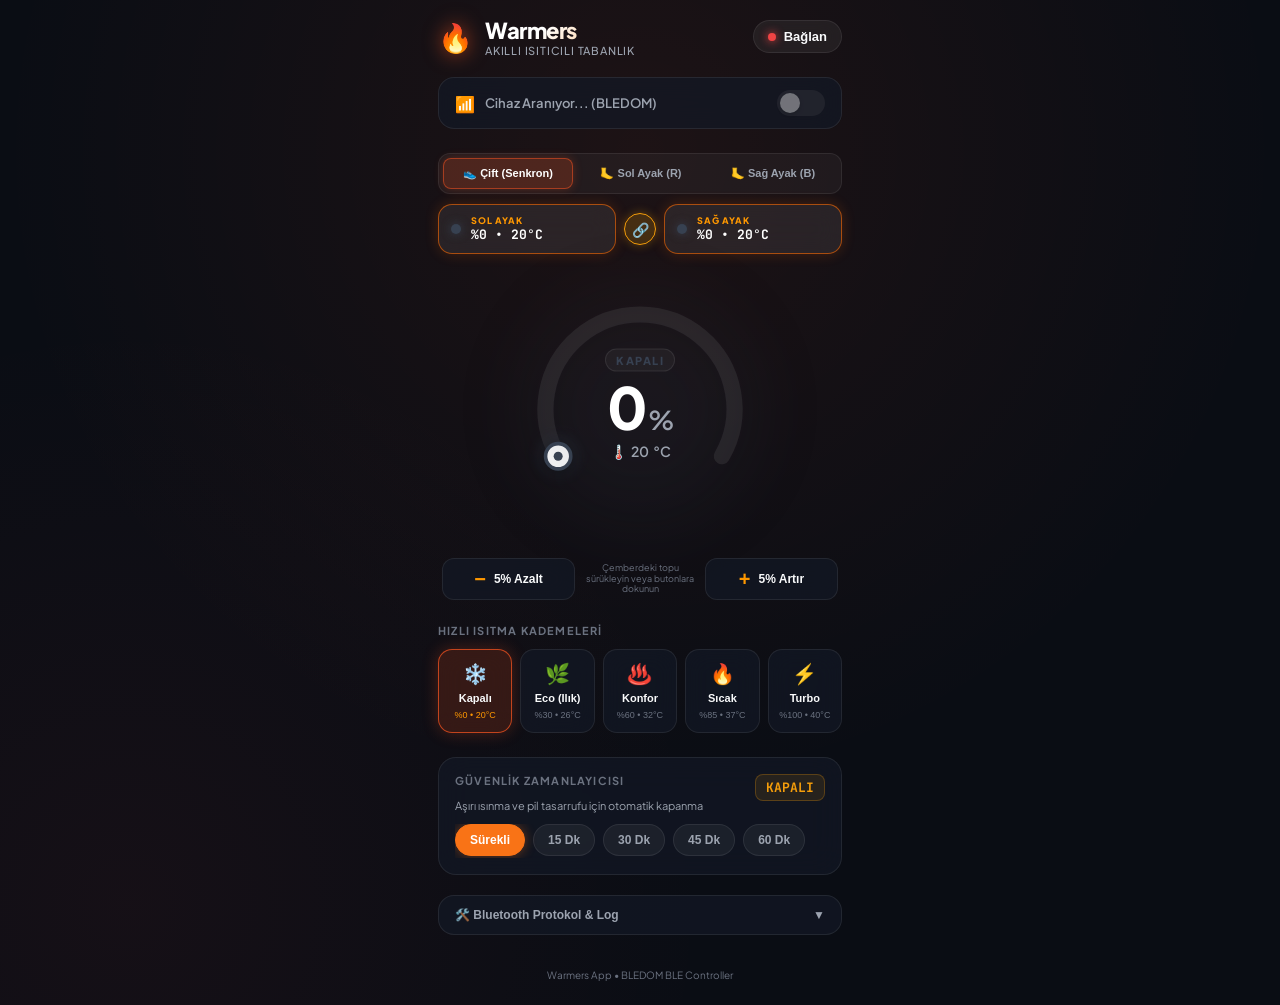
<file: index.html>
<!DOCTYPE html>
<html lang="tr">
<head>
  <meta charset="UTF-8">
  <meta name="viewport" content="width=device-width, initial-scale=1.0, maximum-scale=1.0, user-scalable=no, viewport-fit=cover">
  <meta name="apple-mobile-web-app-capable" content="yes">
  <meta name="apple-mobile-web-app-status-bar-style" content="black-translucent">
  <meta name="apple-mobile-web-app-title" content="Warmers">
  <meta name="theme-color" content="#0d1117">
  <title>Warmers App - Akıllı Tabanlık Isıtıcı</title>
  <link rel="icon" type="image/svg+xml" href="icon.svg">
  <link rel="apple-touch-icon" href="icon.svg">
  <link rel="manifest" href="manifest.json">
  <link rel="stylesheet" href="style.css">
  <link rel="preconnect" href="https://fonts.googleapis.com">
  <link rel="preconnect" href="https://fonts.gstatic.com" crossorigin>
  <link href="https://fonts.googleapis.com/css2?family=Plus+Jakarta+Sans:wght@400;500;600;700;800&family=JetBrains+Mono:wght@400;600&display=swap" rel="stylesheet">
</head>
<body>
  <div class="app-container">
    <!-- Üst Bar: Başlık & Bağlantı Durumu -->
    <header class="app-header">
      <div class="brand">
        <div class="flame-icon">🔥</div>
        <div>
          <h1 class="app-title">Warmers</h1>
          <p class="app-subtitle">Akıllı Isıtıcılı Tabanlık</p>
        </div>
      </div>
      <button id="btnConnect" class="btn-connect" title="Bluetooth Cihaza Bağlan">
        <span class="status-dot"></span>
        <span id="connectLabel">Bağlan</span>
      </button>
    </header>

    <!-- Ana Kontrol Paneli -->
    <main class="main-content">
      <!-- Cihaz Bilgi Kartı -->
      <section class="device-badge">
        <div class="device-info">
          <span class="ble-icon">📶</span>
          <span id="deviceName">Cihaz Aranıyor... (BLEDOM)</span>
        </div>
        <div class="device-actions">
          <label class="switch-toggle" title="Ana Güç Şalteri">
            <input type="checkbox" id="powerSwitch" disabled>
            <span class="slider"></span>
          </label>
        </div>
      </section>

      <!-- Çift Ayak / Bağımsız Sol-Sağ Kontrol Paneli -->
      <section class="channel-section">
        <div class="channel-toggle-group">
          <button class="channel-btn active" data-channel="both" id="btnChannelBoth">👟 Çift (Senkron)</button>
          <button class="channel-btn" data-channel="left" id="btnChannelLeft">🦶 Sol Ayak (R)</button>
          <button class="channel-btn" data-channel="right" id="btnChannelRight">🦶 Sağ Ayak (B)</button>
        </div>
        
        <!-- Canlı Durum Kartları -->
        <div class="dual-insole-status">
          <div class="insole-pill active" id="pillLeft" data-channel="left" title="Sol Ayarı Düzenle">
            <div class="pill-dot"></div>
            <div class="pill-info">
              <span class="pill-title">SOL AYAK</span>
              <span class="pill-temp" id="pillLeftTemp">%0 • 20°C</span>
            </div>
          </div>
          <div class="insole-link-badge active" id="syncBadge" title="Senkronize Isıtma">🔗</div>
          <div class="insole-pill active" id="pillRight" data-channel="right" title="Sağ Ayarı Düzenle">
            <div class="pill-dot"></div>
            <div class="pill-info">
              <span class="pill-title">SAĞ AYAK</span>
              <span class="pill-temp" id="pillRightTemp">%0 • 20°C</span>
            </div>
          </div>
        </div>
      </section>

      <!-- Isı Kadranı (Circular Dial) & Hassas Kontroller -->
      <section class="dial-section">
        <div class="dial-container">
          <div class="dial-glow" id="dialGlow"></div>
          
          <svg class="dial-svg" viewBox="0 0 300 300" id="dialSvg">
            <!-- Arka Plan Yayı (240 Derece Termostat Yayı) -->
            <path class="dial-track" d="M 59.07 202.5 A 105 105 0 1 1 240.93 202.5" />
            <!-- İlerleme Yayı (Isı Barı) -->
            <path class="dial-progress" id="dialProgress" d="M 59.07 202.5 A 105 105 0 1 1 240.93 202.5" />
            
            <!-- Tutulabilir Kontrol Başlığı / Knob (Top) -->
            <g class="dial-knob-group" id="knobGroup">
              <circle class="dial-knob-glow" id="knobGlow" cx="59.07" cy="202.5" r="22" />
              <circle class="dial-knob" id="dialKnob" cx="59.07" cy="202.5" r="14" />
              <circle class="dial-knob-center" id="knobCenter" cx="59.07" cy="202.5" r="5" />
            </g>
          </svg>

          <!-- Kadran İçi Bilgiler -->
          <div class="dial-center">
            <span class="heat-mode-badge" id="modeBadge">KAPALI</span>
            <div class="heat-power-val">
              <span id="powerPercent">0</span><span class="unit">%</span>
            </div>
            <div class="temp-estimate">
              <span class="temp-icon">🌡️</span>
              <span id="tempEstimate">20</span>°C
            </div>
          </div>
        </div>

        <!-- Kolay Hassas Ayar Butonları (+ / -) -->
        <div class="stepper-controls">
          <button id="btnStepDown" class="btn-step" title="Isıyı Azalt" type="button">
            <span class="step-icon">−</span>
            <span class="step-label">5% Azalt</span>
          </button>
          <div class="stepper-hint">Çemberdeki topu sürükleyin veya butonlara dokunun</div>
          <button id="btnStepUp" class="btn-step" title="Isıyı Artır" type="button">
            <span class="step-icon">+</span>
            <span class="step-label">5% Artır</span>
          </button>
        </div>
      </section>

      <!-- Hızlı Isı Kademeleri (Presets) -->
      <section class="presets-section">
        <h3 class="section-title">HIZLI ISITMA KADEMELERİ</h3>
        <div class="presets-grid">
          <button class="preset-card active" data-level="0">
            <div class="preset-icon">❄️</div>
            <div class="preset-name">Kapalı</div>
            <div class="preset-detail">%0 • 20°C</div>
          </button>
          <button class="preset-card" data-level="30">
            <div class="preset-icon">🌿</div>
            <div class="preset-name">Eco (Ilık)</div>
            <div class="preset-detail">%30 • 26°C</div>
          </button>
          <button class="preset-card" data-level="60">
            <div class="preset-icon">♨️</div>
            <div class="preset-name">Konfor</div>
            <div class="preset-detail">%60 • 32°C</div>
          </button>
          <button class="preset-card" data-level="85">
            <div class="preset-icon">🔥</div>
            <div class="preset-name">Sıcak</div>
            <div class="preset-detail">%85 • 37°C</div>
          </button>
          <button class="preset-card turbo-card" data-level="100">
            <div class="preset-icon">⚡</div>
            <div class="preset-name">Turbo</div>
            <div class="preset-detail">%100 • 40°C</div>
          </button>
        </div>
      </section>

      <!-- Zamanlayıcı (Auto Shut-Off Timer) -->
      <section class="timer-section">
        <div class="timer-header">
          <div>
            <h3 class="section-title">GÜVENLİK ZAMANLAYICISI</h3>
            <p class="timer-desc">Aşırı ısınma ve pil tasarrufu için otomatik kapanma</p>
          </div>
          <div class="timer-countdown" id="timerCountdown">KAPALI</div>
        </div>
        <div class="timer-chips">
          <button class="chip active" data-minutes="0">Sürekli</button>
          <button class="chip" data-minutes="15">15 Dk</button>
          <button class="chip" data-minutes="30">30 Dk</button>
          <button class="chip" data-minutes="45">45 Dk</button>
          <button class="chip" data-minutes="60">60 Dk</button>
        </div>
      </section>

      <!-- Geliştirici & Bluetooth Konsolu (Açılır/Kapanır) -->
      <section class="console-section">
        <button id="toggleConsoleBtn" class="btn-toggle-console">
          <span>🛠️ Bluetooth Protokol & Log</span>
          <span id="consoleArrow">▼</span>
        </button>
        <div id="consoleBody" class="console-body hidden">
          <div class="console-toolbar">
            <label class="demo-checkbox">
              <input type="checkbox" id="demoModeCheckbox"> Cihazsız Demo Modu
            </label>
            <button id="clearLogBtn" class="btn-clear-log">Temizle</button>
          </div>
          <div id="logOutput" class="log-output">
            <div class="log-line info">Sistem hazır. "Bağlan" butonuna dokunarak BLEDOM cihazınızı seçin.</div>
          </div>
        </div>
      </section>
    </main>

    <!-- Alt Çubuk Bildirimi -->
    <footer class="app-footer">
      <span>Warmers App • BLEDOM BLE Controller</span>
    </footer>
  </div>

  <script src="app.js"></script>
</body>
</html>
</file>
<file: style.css>
:root {
  --bg-primary: #0a0d14;
  --bg-card: rgba(19, 25, 38, 0.7);
  --bg-card-hover: rgba(27, 36, 54, 0.85);
  --border-color: rgba(255, 255, 255, 0.08);
  --border-active: rgba(255, 107, 0, 0.4);
  
  --heat-off: #374151;
  --heat-eco: #10b981;
  --heat-mid: #f59e0b;
  --heat-high: #f97316;
  --heat-turbo: #ef4444;
  
  --text-main: #f9fafb;
  --text-muted: #9ca3af;
  --text-dim: #6b7280;
  
  --current-heat-color: var(--heat-off);
  --glow-intensity: 0px;
}

* {
  box-sizing: border-box;
  margin: 0;
  padding: 0;
  -webkit-tap-highlight-color: transparent;
  user-select: none;
}

body {
  font-family: 'Plus Jakarta Sans', -apple-system, BlinkMacSystemFont, "Segoe UI", Roboto, sans-serif;
  background-color: var(--bg-primary);
  background-image: 
    radial-gradient(circle at 50% 15%, rgba(255, 87, 34, 0.08) 0%, transparent 60%),
    radial-gradient(circle at 10% 90%, rgba(239, 68, 68, 0.05) 0%, transparent 40%);
  color: var(--text-main);
  min-height: 100vh;
  display: flex;
  justify-content: center;
  align-items: flex-start;
  padding: env(safe-area-inset-top) env(safe-area-inset-right) env(safe-area-inset-bottom) env(safe-area-inset-left);
  overflow-x: hidden;
}

.app-container {
  width: 100%;
  max-width: 440px;
  min-height: 100vh;
  display: flex;
  flex-direction: column;
  padding: 16px 18px 24px;
  position: relative;
}

/* Header */
.app-header {
  display: flex;
  justify-content: space-between;
  align-items: center;
  margin-bottom: 20px;
}

.brand {
  display: flex;
  align-items: center;
  gap: 12px;
}

.flame-icon {
  font-size: 28px;
  filter: drop-shadow(0 0 10px rgba(255, 87, 34, 0.6));
  animation: pulse-flame 2s infinite ease-in-out;
}

@keyframes pulse-flame {
  0%, 100% { transform: scale(1); filter: drop-shadow(0 0 8px rgba(255, 87, 34, 0.5)); }
  50% { transform: scale(1.08); filter: drop-shadow(0 0 16px rgba(255, 87, 34, 0.9)); }
}

.app-title {
  font-size: 22px;
  font-weight: 800;
  letter-spacing: -0.5px;
  background: linear-gradient(135deg, #ffffff 40%, #fdba74 100%);
  -webkit-background-clip: text;
  -webkit-text-fill-color: transparent;
}

.app-subtitle {
  font-size: 11px;
  font-weight: 500;
  color: var(--text-muted);
  text-transform: uppercase;
  letter-spacing: 0.8px;
}

/* Connect Button */
.btn-connect {
  background: rgba(255, 255, 255, 0.06);
  border: 1px solid var(--border-color);
  color: var(--text-main);
  padding: 8px 14px;
  border-radius: 999px;
  font-size: 13px;
  font-weight: 600;
  display: flex;
  align-items: center;
  gap: 8px;
  cursor: pointer;
  transition: all 0.25s cubic-bezier(0.4, 0, 0.2, 1);
  backdrop-filter: blur(10px);
}

.btn-connect:hover {
  background: rgba(255, 255, 255, 0.12);
  border-color: rgba(255, 255, 255, 0.2);
}

.btn-connect.connected {
  background: rgba(16, 185, 129, 0.15);
  border-color: rgba(16, 185, 129, 0.4);
  color: #34d399;
}

.status-dot {
  width: 8px;
  height: 8px;
  border-radius: 50%;
  background-color: #ef4444;
  box-shadow: 0 0 8px #ef4444;
  transition: background-color 0.3s, box-shadow 0.3s;
}

.btn-connect.connected .status-dot {
  background-color: #10b981;
  box-shadow: 0 0 10px #10b981;
}

/* Device Badge */
.device-badge {
  background: var(--bg-card);
  border: 1px solid var(--border-color);
  border-radius: 16px;
  padding: 12px 16px;
  display: flex;
  justify-content: space-between;
  align-items: center;
  backdrop-filter: blur(16px);
  margin-bottom: 24px;
}

.device-info {
  display: flex;
  align-items: center;
  gap: 10px;
  font-size: 13px;
  font-weight: 600;
  color: var(--text-muted);
}

.device-info .ble-icon {
  font-size: 16px;
}

/* Switch Toggle */
.switch-toggle {
  position: relative;
  display: inline-block;
  width: 48px;
  height: 26px;
}

.switch-toggle input {
  opacity: 0;
  width: 0;
  height: 0;
}

.switch-toggle .slider {
  position: absolute;
  cursor: pointer;
  top: 0; left: 0; right: 0; bottom: 0;
  background-color: rgba(255, 255, 255, 0.15);
  transition: .3s cubic-bezier(0.4, 0, 0.2, 1);
  border-radius: 999px;
}

.switch-toggle .slider:before {
  position: absolute;
  content: "";
  height: 20px;
  width: 20px;
  left: 3px;
  bottom: 3px;
  background-color: white;
  transition: .3s cubic-bezier(0.4, 0, 0.2, 1);
  border-radius: 50%;
  box-shadow: 0 2px 4px rgba(0,0,0,0.3);
}

.switch-toggle input:checked + .slider {
  background: linear-gradient(135deg, #ff5722, #f97316);
  box-shadow: 0 0 12px rgba(255, 87, 34, 0.5);
}

.switch-toggle input:checked + .slider:before {
  transform: translateX(22px);
}

.switch-toggle input:disabled + .slider {
  opacity: 0.4;
  cursor: not-allowed;
}

/* Circular Heat Dial & Section */
.dial-section {
  display: flex;
  flex-direction: column;
  align-items: center;
  margin-bottom: 24px;
}

.dial-container {
  position: relative;
  width: 290px;
  height: 270px;
  margin: 0 auto 12px;
  display: flex;
  justify-content: center;
  align-items: center;
  touch-action: none; /* Mobilde sürüklerken sayfanın kaymasını önler */
}

.dial-glow {
  position: absolute;
  width: 220px;
  height: 220px;
  border-radius: 50%;
  background: var(--current-heat-color);
  opacity: 0.15;
  filter: blur(40px);
  transition: background 0.4s ease, opacity 0.4s ease;
  pointer-events: none;
}

.dial-svg {
  width: 100%;
  height: 100%;
  touch-action: none;
  cursor: pointer;
}

.dial-track {
  fill: none;
  stroke: rgba(255, 255, 255, 0.08);
  stroke-width: 18;
  stroke-linecap: round;
}

.dial-progress {
  fill: none;
  stroke: var(--current-heat-color);
  stroke-width: 18;
  stroke-linecap: round;
  stroke-dasharray: 439.82; /* 240 Derece Yay Uzunluğu */
  stroke-dashoffset: 439.82;
  transition: stroke-dashoffset 0.1s ease-out, stroke 0.3s ease;
  filter: drop-shadow(0 0 10px var(--current-heat-color));
}

/* Sürüklenebilir Top (Knob) */
.dial-knob-group {
  cursor: grab;
  touch-action: none;
}

.dial-knob-group:active, .dial-knob-group.dragging {
  cursor: grabbing;
}

.dial-knob-glow {
  fill: var(--current-heat-color);
  opacity: 0.35;
  filter: blur(8px);
  transition: opacity 0.2s;
}

.dial-knob-group.dragging .dial-knob-glow {
  opacity: 0.8;
  r: 26;
}

.dial-knob {
  fill: #ffffff;
  stroke: var(--current-heat-color);
  stroke-width: 4;
  filter: drop-shadow(0 3px 8px rgba(0, 0, 0, 0.6));
  transition: stroke 0.3s;
}

.dial-knob-center {
  fill: var(--current-heat-color);
  transition: fill 0.3s;
}

.dial-center {
  position: absolute;
  display: flex;
  flex-direction: column;
  align-items: center;
  justify-content: center;
  pointer-events: none;
  top: 48%;
  transform: translateY(-50%);
}

.heat-mode-badge {
  font-size: 11px;
  font-weight: 800;
  letter-spacing: 1.5px;
  color: var(--current-heat-color);
  background: rgba(255, 255, 255, 0.04);
  padding: 4px 10px;
  border-radius: 999px;
  margin-bottom: 6px;
  border: 1px solid rgba(255, 255, 255, 0.08);
  transition: color 0.3s;
}

.heat-power-val {
  font-size: 58px;
  font-weight: 800;
  line-height: 1;
  letter-spacing: -2px;
  color: #fff;
  font-family: 'Plus Jakarta Sans', sans-serif;
}

.heat-power-val .unit {
  font-size: 26px;
  font-weight: 600;
  color: var(--text-muted);
  margin-left: 2px;
}

.temp-estimate {
  margin-top: 6px;
  font-size: 14px;
  font-weight: 600;
  color: var(--text-muted);
  display: flex;
  align-items: center;
  gap: 4px;
}

.temp-icon {
  font-size: 14px;
}

/* Kolay Hassas Ayar Butonları (+ / -) */
.stepper-controls {
  width: 100%;
  display: flex;
  align-items: center;
  justify-content: space-between;
  gap: 10px;
  padding: 0 4px;
  margin-top: 2px;
}

.btn-step {
  flex: 1;
  background: var(--bg-card);
  border: 1px solid var(--border-color);
  border-radius: 12px;
  padding: 10px 12px;
  color: var(--text-main);
  display: flex;
  align-items: center;
  justify-content: center;
  gap: 8px;
  cursor: pointer;
  transition: all 0.2s cubic-bezier(0.4, 0, 0.2, 1);
  backdrop-filter: blur(12px);
}

.btn-step:active {
  transform: scale(0.96);
  background: rgba(255, 255, 255, 0.15);
  border-color: rgba(255, 255, 255, 0.3);
}

.btn-step .step-icon {
  font-size: 20px;
  font-weight: 700;
  color: #ff9800;
  line-height: 1;
}

.btn-step .step-label {
  font-size: 12px;
  font-weight: 700;
}

.stepper-hint {
  font-size: 9px;
  color: var(--text-dim);
  text-align: center;
  max-width: 110px;
  line-height: 1.2;
}

/* Presets Section */
.presets-section {
  margin-bottom: 24px;
}

.section-title {
  font-size: 11px;
  font-weight: 700;
  color: var(--text-dim);
  letter-spacing: 1.2px;
  text-transform: uppercase;
  margin-bottom: 12px;
}

.presets-grid {
  display: grid;
  grid-template-columns: repeat(5, 1fr);
  gap: 8px;
}

.preset-card {
  background: var(--bg-card);
  border: 1px solid var(--border-color);
  border-radius: 14px;
  padding: 12px 4px;
  display: flex;
  flex-direction: column;
  align-items: center;
  gap: 6px;
  cursor: pointer;
  transition: all 0.2s cubic-bezier(0.4, 0, 0.2, 1);
  color: var(--text-main);
  backdrop-filter: blur(12px);
}

.preset-card:active {
  transform: scale(0.95);
}

.preset-card.active {
  background: rgba(255, 87, 34, 0.16);
  border-color: rgba(255, 87, 34, 0.7);
  box-shadow: 0 0 16px rgba(255, 87, 34, 0.25);
}

.preset-icon {
  font-size: 20px;
}

.preset-name {
  font-size: 11px;
  font-weight: 700;
  white-space: nowrap;
}

.preset-detail {
  font-size: 9px;
  font-weight: 500;
  color: var(--text-dim);
  white-space: nowrap;
}

.preset-card.active .preset-detail {
  color: #ff9800;
}

/* Turbo Card Extra Glow */
.preset-card.turbo-card.active {
  background: rgba(239, 68, 68, 0.2);
  border-color: #ef4444;
  box-shadow: 0 0 20px rgba(239, 68, 68, 0.4);
}

/* Timer Section */
.timer-section {
  background: var(--bg-card);
  border: 1px solid var(--border-color);
  border-radius: 18px;
  padding: 16px;
  backdrop-filter: blur(16px);
  margin-bottom: 20px;
}

.timer-header {
  display: flex;
  justify-content: space-between;
  align-items: flex-start;
  margin-bottom: 12px;
}

.timer-desc {
  font-size: 11px;
  color: var(--text-muted);
  margin-top: 2px;
}

.timer-countdown {
  font-family: 'JetBrains Mono', monospace;
  font-size: 13px;
  font-weight: 700;
  color: #f59e0b;
  background: rgba(245, 158, 11, 0.1);
  padding: 4px 10px;
  border-radius: 8px;
  border: 1px solid rgba(245, 158, 11, 0.25);
}

.timer-chips {
  display: flex;
  gap: 8px;
  overflow-x: auto;
  padding-bottom: 2px;
}

.timer-chips::-webkit-scrollbar {
  display: none;
}

.chip {
  background: rgba(255, 255, 255, 0.05);
  border: 1px solid var(--border-color);
  color: var(--text-muted);
  padding: 8px 14px;
  border-radius: 999px;
  font-size: 12px;
  font-weight: 600;
  cursor: pointer;
  white-space: nowrap;
  transition: all 0.2s;
}

.chip.active {
  background: #f97316;
  border-color: #f97316;
  color: #fff;
  box-shadow: 0 0 12px rgba(249, 115, 22, 0.4);
}

/* Channel Section & Dual Insole Controls */
.channel-section {
  margin-bottom: 20px;
  display: flex;
  flex-direction: column;
  gap: 10px;
}

.channel-toggle-group {
  display: flex;
  background: rgba(255, 255, 255, 0.04);
  border: 1px solid var(--border-color);
  border-radius: 12px;
  padding: 4px;
  gap: 4px;
}

.channel-btn {
  flex: 1;
  background: transparent;
  border: none;
  color: var(--text-muted);
  font-size: 11px;
  font-weight: 700;
  padding: 8px 4px;
  border-radius: 8px;
  cursor: pointer;
  transition: all 0.2s cubic-bezier(0.4, 0, 0.2, 1);
  white-space: nowrap;
}

.channel-btn.active {
  background: rgba(255, 87, 34, 0.2);
  border: 1px solid rgba(255, 87, 34, 0.5);
  color: #fff;
  box-shadow: 0 0 10px rgba(255, 87, 34, 0.25);
}

/* Canlı Çift Tabanlık Kartları */
.dual-insole-status {
  display: flex;
  align-items: center;
  gap: 8px;
}

.insole-pill {
  flex: 1;
  background: var(--bg-card);
  border: 1px solid var(--border-color);
  border-radius: 14px;
  padding: 10px 12px;
  display: flex;
  align-items: center;
  gap: 10px;
  cursor: pointer;
  transition: all 0.25s cubic-bezier(0.4, 0, 0.2, 1);
  backdrop-filter: blur(12px);
}

.insole-pill:active {
  transform: scale(0.97);
}

.insole-pill.active {
  background: rgba(255, 255, 255, 0.08);
  border-color: rgba(255, 107, 0, 0.6);
  box-shadow: 0 0 14px rgba(255, 107, 0, 0.2);
}

.pill-dot {
  width: 10px;
  height: 10px;
  border-radius: 50%;
  background: #4b5563;
  box-shadow: 0 0 6px #4b5563;
  transition: background 0.3s, box-shadow 0.3s;
  flex-shrink: 0;
}

.insole-pill.active .pill-dot {
  background: var(--current-heat-color, #ff5722);
  box-shadow: 0 0 10px var(--current-heat-color, #ff5722);
}

.pill-info {
  display: flex;
  flex-direction: column;
}

.pill-title {
  font-size: 9px;
  font-weight: 800;
  letter-spacing: 0.8px;
  color: var(--text-dim);
}

.insole-pill.active .pill-title {
  color: #ff9800;
}

.pill-temp {
  font-size: 13px;
  font-weight: 700;
  color: #fff;
  font-family: 'JetBrains Mono', monospace;
}

.insole-link-badge {
  width: 32px;
  height: 32px;
  border-radius: 50%;
  background: rgba(255, 255, 255, 0.05);
  border: 1px solid var(--border-color);
  display: flex;
  align-items: center;
  justify-content: center;
  font-size: 14px;
  cursor: pointer;
  transition: all 0.2s;
  flex-shrink: 0;
}

.insole-link-badge.active {
  background: rgba(245, 158, 11, 0.2);
  border-color: #f59e0b;
  box-shadow: 0 0 10px rgba(245, 158, 11, 0.35);
}

/* Console Section */
.console-section {
  background: var(--bg-card);
  border: 1px solid var(--border-color);
  border-radius: 16px;
  overflow: hidden;
  margin-bottom: 24px;
}

.btn-toggle-console {
  width: 100%;
  background: transparent;
  border: none;
  padding: 12px 16px;
  display: flex;
  justify-content: space-between;
  align-items: center;
  color: var(--text-muted);
  font-size: 12px;
  font-weight: 600;
  cursor: pointer;
}

.console-body {
  border-top: 1px solid var(--border-color);
  padding: 12px 14px;
  background: rgba(0, 0, 0, 0.35);
}

.console-body.hidden {
  display: none;
}

.console-toolbar {
  display: flex;
  justify-content: space-between;
  align-items: center;
  margin-bottom: 8px;
  font-size: 11px;
}

.demo-checkbox {
  color: #fbbf24;
  display: flex;
  align-items: center;
  gap: 6px;
  cursor: pointer;
}

.btn-clear-log {
  background: rgba(255, 255, 255, 0.08);
  border: none;
  color: var(--text-dim);
  padding: 4px 8px;
  border-radius: 6px;
  cursor: pointer;
  font-size: 10px;
}

.log-output {
  font-family: 'JetBrains Mono', monospace;
  font-size: 10px;
  max-height: 120px;
  overflow-y: auto;
  display: flex;
  flex-direction: column;
  gap: 4px;
  color: #d1d5db;
}

.log-line.info { color: #60a5fa; }
.log-line.tx { color: #34d399; }
.log-line.warn { color: #f59e0b; }
.log-line.error { color: #f87171; }

/* Footer */
.app-footer {
  text-align: center;
  font-size: 10px;
  color: var(--text-dim);
  margin-top: auto;
  padding-top: 10px;
}
</file>
